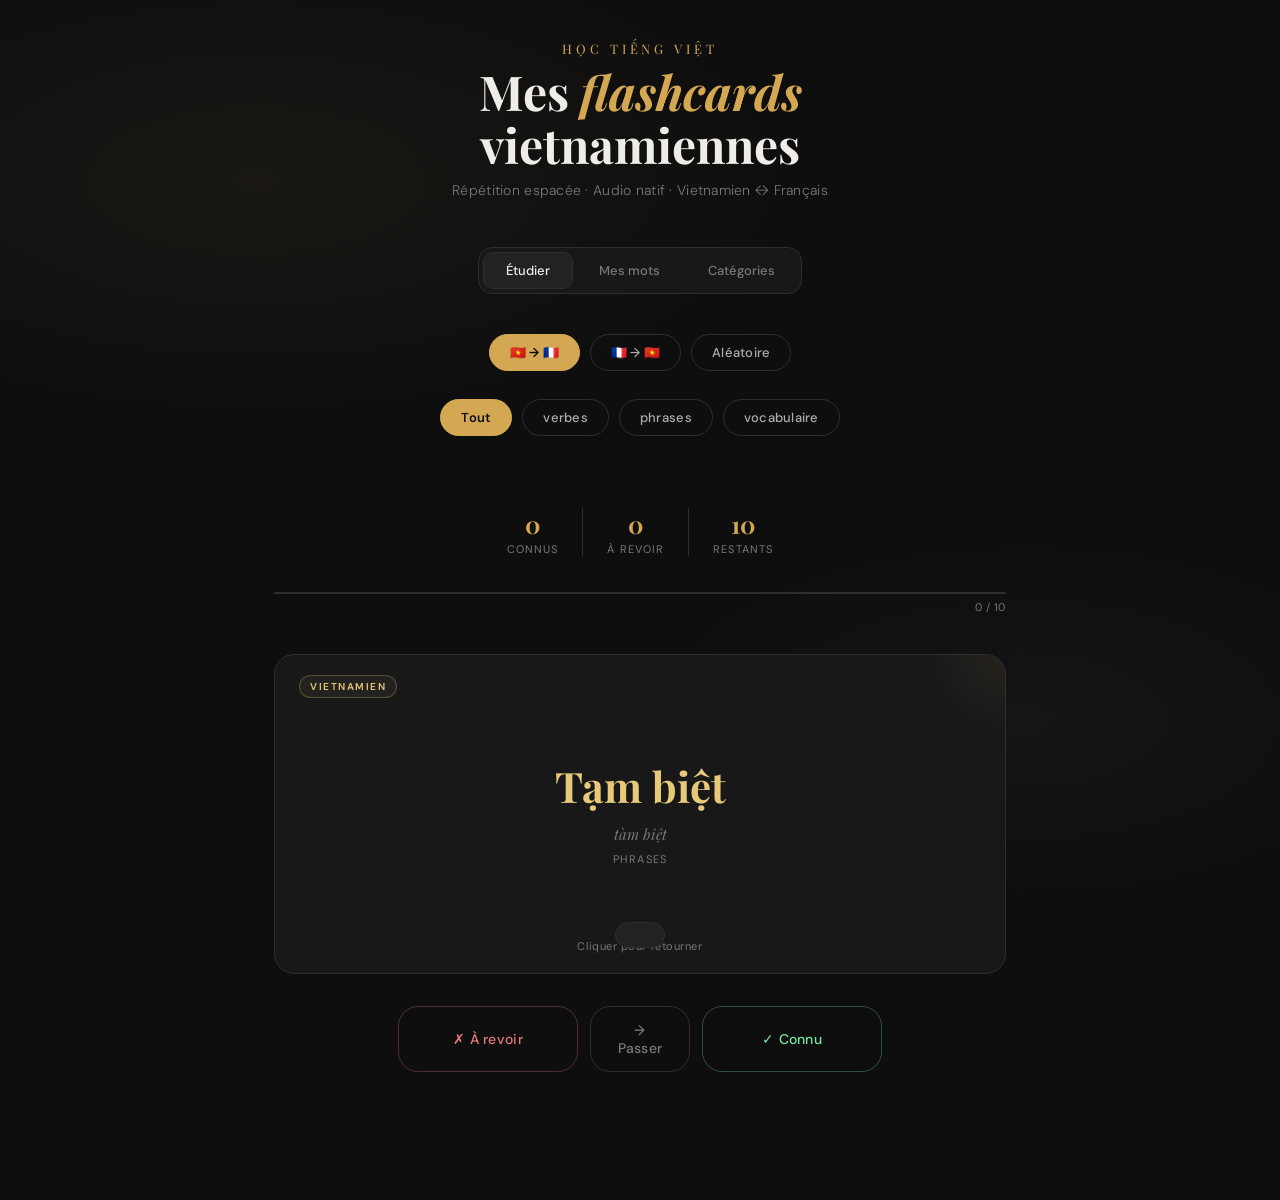
<file: viet-flashcards.html>
<!DOCTYPE html>
<html lang="fr">
<head>
<meta charset="UTF-8">
<meta name="viewport" content="width=device-width, initial-scale=1.0">
<title>Tiếng Việt — Flashcards</title>
<link href="https://fonts.googleapis.com/css2?family=Playfair+Display:ital,wght@0,400;0,700;1,400&family=DM+Sans:wght@300;400;500&display=swap" rel="stylesheet">
<style>
  :root {
    --bg: #0e0e0f;
    --surface: #181819;
    --surface2: #222224;
    --border: #2e2e30;
    --accent: #d4a853;
    --accent2: #c17d3c;
    --text: #f0ede8;
    --text-muted: #7a7875;
    --text-soft: #b0ada8;
    --viet: #e8c97a;
    --fr: #a8c4e8;
    --radius: 20px;
  }
  * { box-sizing: border-box; margin: 0; padding: 0; }
  body {
    background: var(--bg);
    color: var(--text);
    font-family: 'DM Sans', sans-serif;
    min-height: 100vh;
    overflow-x: hidden;
  }
  body::before {
    content: '';
    position: fixed;
    inset: 0;
    background:
      radial-gradient(ellipse 80% 50% at 20% 20%, rgba(212,168,83,0.06) 0%, transparent 60%),
      radial-gradient(ellipse 60% 40% at 80% 80%, rgba(168,196,232,0.04) 0%, transparent 60%);
    pointer-events: none;
    z-index: 0;
  }
  .app {
    position: relative;
    z-index: 1;
    max-width: 780px;
    margin: 0 auto;
    padding: 40px 24px 80px;
  }
  header {
    text-align: center;
    margin-bottom: 48px;
  }
  .logo {
    font-family: 'Playfair Display', serif;
    font-size: 13px;
    letter-spacing: 0.3em;
    text-transform: uppercase;
    color: var(--accent);
    margin-bottom: 8px;
  }
  h1 {
    font-family: 'Playfair Display', serif;
    font-size: clamp(32px, 5vw, 48px);
    font-weight: 700;
    color: var(--text);
    line-height: 1.1;
  }
  h1 em { font-style: italic; color: var(--accent); }
  .subtitle {
    margin-top: 10px;
    font-size: 14px;
    color: var(--text-muted);
    font-weight: 300;
    letter-spacing: 0.02em;
  }

  /* Nav tabs */
  .nav-tabs {
    display: flex;
    gap: 4px;
    background: var(--surface);
    border: 1px solid var(--border);
    border-radius: 14px;
    padding: 4px;
    margin-bottom: 40px;
    width: fit-content;
    margin-left: auto;
    margin-right: auto;
  }
  .nav-tab {
    padding: 9px 22px;
    border-radius: 10px;
    border: none;
    background: transparent;
    color: var(--text-muted);
    font-family: 'DM Sans', sans-serif;
    font-size: 13px;
    font-weight: 500;
    cursor: pointer;
    transition: all 0.2s;
  }
  .nav-tab.active {
    background: var(--surface2);
    color: var(--text);
    border: 1px solid var(--border);
  }
  .view { display: none; }
  .view.active { display: block; }

  /* Controls */
  .controls {
    display: flex;
    gap: 10px;
    justify-content: center;
    margin-bottom: 28px;
    flex-wrap: wrap;
    align-items: center;
  }
  .toggle-btn {
    padding: 9px 20px;
    border-radius: 100px;
    border: 1.5px solid var(--border);
    background: transparent;
    color: var(--text-soft);
    font-family: 'DM Sans', sans-serif;
    font-size: 13px;
    font-weight: 500;
    cursor: pointer;
    transition: all 0.2s;
    letter-spacing: 0.02em;
  }
  .toggle-btn:hover { border-color: var(--accent); color: var(--accent); }
  .toggle-btn.active {
    background: var(--accent);
    border-color: var(--accent);
    color: #0e0e0f;
    font-weight: 600;
  }
  .toggle-btn.sub {
    font-size: 12px;
    padding: 7px 16px;
    border-style: dashed;
  }
  .toggle-btn.sub.active {
    background: rgba(212,168,83,0.15);
    color: var(--accent);
    border-style: solid;
  }

  /* Category breadcrumb */
  .cat-breadcrumb {
    display: flex;
    align-items: center;
    gap: 8px;
    justify-content: center;
    margin-bottom: 12px;
    font-size: 12px;
    color: var(--text-muted);
    min-height: 20px;
  }
  .cat-breadcrumb span { color: var(--accent); font-weight: 500; }
  .cat-breadcrumb .sep { opacity: 0.4; }

  /* Stats */
  .stats {
    display: flex;
    gap: 24px;
    justify-content: center;
    margin-bottom: 36px;
  }
  .stat { text-align: center; }
  .stat-num {
    font-family: 'Playfair Display', serif;
    font-size: 24px;
    font-weight: 700;
    color: var(--accent);
  }
  .stat-label {
    font-size: 11px;
    text-transform: uppercase;
    letter-spacing: 0.1em;
    color: var(--text-muted);
    margin-top: 2px;
  }
  .stat-divider { width: 1px; background: var(--border); align-self: stretch; }

  /* Progress */
  .progress-wrap { margin-bottom: 40px; }
  .progress-bar { height: 2px; background: var(--border); border-radius: 2px; overflow: hidden; }
  .progress-fill {
    height: 100%;
    background: linear-gradient(90deg, var(--accent2), var(--accent));
    border-radius: 2px;
    transition: width 0.5s ease;
  }
  .progress-text {
    text-align: right;
    font-size: 11px;
    color: var(--text-muted);
    margin-top: 6px;
    letter-spacing: 0.05em;
  }

  /* Flashcard */
  .card-area { perspective: 1200px; margin-bottom: 32px; }
  .card {
    position: relative;
    width: 100%;
    min-height: 320px;
    transform-style: preserve-3d;
    transition: transform 0.6s cubic-bezier(0.4, 0, 0.2, 1);
    cursor: pointer;
  }
  .card.flipped { transform: rotateY(180deg); }
  .card-face {
    position: absolute;
    inset: 0;
    backface-visibility: hidden;
    border-radius: var(--radius);
    border: 1px solid var(--border);
    background: var(--surface);
    display: flex;
    flex-direction: column;
    align-items: center;
    justify-content: center;
    padding: 48px 40px;
    transition: border-color 0.2s;
  }
  .card-face:hover { border-color: rgba(212,168,83,0.3); }
  .card-back { transform: rotateY(180deg); background: var(--surface2); }
  .card-face::before {
    content: '';
    position: absolute;
    top: 0; right: 0;
    width: 80px; height: 80px;
    background: radial-gradient(circle at top right, rgba(212,168,83,0.08), transparent 70%);
    border-radius: 0 var(--radius) 0 0;
  }
  .card-lang-badge {
    position: absolute;
    top: 20px; left: 24px;
    font-size: 10px;
    text-transform: uppercase;
    letter-spacing: 0.15em;
    font-weight: 600;
    padding: 4px 10px;
    border-radius: 100px;
    border: 1px solid;
  }
  .badge-viet { color: var(--viet); border-color: rgba(232,201,122,0.25); background: rgba(232,201,122,0.06); }
  .badge-fr { color: var(--fr); border-color: rgba(168,196,232,0.25); background: rgba(168,196,232,0.06); }
  .card-word {
    font-family: 'Playfair Display', serif;
    font-size: clamp(28px, 5vw, 42px);
    font-weight: 700;
    text-align: center;
    line-height: 1.2;
    margin-bottom: 12px;
  }
  .card-front .card-word { color: var(--viet); }
  .card-back .card-word { color: var(--fr); }
  .card-romanization {
    font-size: 15px;
    color: var(--text-muted);
    font-style: italic;
    margin-bottom: 8px;
    font-family: 'Playfair Display', serif;
  }
  .card-category {
    font-size: 11px;
    text-transform: uppercase;
    letter-spacing: 0.1em;
    color: var(--text-muted);
  }
  .card-hint { position: absolute; bottom: 20px; font-size: 11px; color: var(--text-muted); letter-spacing: 0.05em; }
  .audio-btn {
    margin-top: 20px;
    display: flex;
    align-items: center;
    gap: 8px;
    padding: 10px 20px;
    border-radius: 100px;
    border: 1px solid var(--border);
    background: transparent;
    color: var(--text-soft);
    font-family: 'DM Sans', sans-serif;
    font-size: 12px;
    cursor: pointer;
    transition: all 0.2s;
  }
  .audio-btn:hover { border-color: var(--accent); color: var(--accent); }
  .audio-btn.playing { border-color: var(--accent); color: var(--accent); background: rgba(212,168,83,0.08); }
  .audio-btn svg { width: 14px; height: 14px; fill: currentColor; }

  /* Actions */
  .actions { display: flex; gap: 12px; justify-content: center; margin-bottom: 48px; }
  .btn {
    flex: 1;
    max-width: 180px;
    padding: 14px 24px;
    border-radius: var(--radius);
    border: 1.5px solid var(--border);
    background: transparent;
    font-family: 'DM Sans', sans-serif;
    font-size: 14px;
    font-weight: 500;
    cursor: pointer;
    transition: all 0.2s;
    letter-spacing: 0.02em;
  }
  .btn-wrong { color: #e87a7a; border-color: rgba(232,122,122,0.3); }
  .btn-wrong:hover { background: rgba(232,122,122,0.1); border-color: #e87a7a; }
  .btn-correct { color: #7ae8a0; border-color: rgba(122,232,160,0.3); }
  .btn-correct:hover { background: rgba(122,232,160,0.1); border-color: #7ae8a0; }
  .btn-skip { color: var(--text-muted); border-color: var(--border); max-width: 100px; }
  .btn-skip:hover { color: var(--text-soft); }

  /* Section sep */
  .section-sep {
    display: flex;
    align-items: center;
    gap: 16px;
    margin-bottom: 24px;
  }
  .section-sep span { font-size: 11px; text-transform: uppercase; letter-spacing: 0.12em; color: var(--text-muted); white-space: nowrap; }
  .sep-line { flex: 1; height: 1px; background: var(--border); }

  /* Add card form */
  .add-section {
    background: var(--surface);
    border: 1px solid var(--border);
    border-radius: var(--radius);
    padding: 32px;
    margin-bottom: 32px;
  }
  .form-grid { display: grid; grid-template-columns: 1fr 1fr; gap: 16px; margin-bottom: 16px; }
  .form-group { display: flex; flex-direction: column; gap: 6px; }
  .form-group label { font-size: 11px; text-transform: uppercase; letter-spacing: 0.1em; color: var(--text-muted); }
  .form-group input, .form-group select {
    background: var(--surface2);
    border: 1px solid var(--border);
    border-radius: 10px;
    padding: 12px 16px;
    color: var(--text);
    font-family: 'DM Sans', sans-serif;
    font-size: 14px;
    outline: none;
    transition: border-color 0.2s;
  }
  .form-group input:focus, .form-group select:focus { border-color: var(--accent); }
  .form-group select option { background: var(--surface2); }

  /* Category selector in form */
  .cat-selector {
    display: flex;
    gap: 8px;
    flex-wrap: wrap;
    margin-bottom: 16px;
  }
  .cat-pill {
    padding: 7px 14px;
    border-radius: 100px;
    border: 1px solid var(--border);
    background: transparent;
    color: var(--text-muted);
    font-size: 12px;
    cursor: pointer;
    transition: all 0.2s;
    font-family: 'DM Sans', sans-serif;
  }
  .cat-pill:hover { border-color: var(--accent); color: var(--accent); }
  .cat-pill.selected { background: rgba(212,168,83,0.12); color: var(--accent); border-color: var(--accent); }
  .cat-pill.add-sub {
    border-style: dashed;
    color: var(--text-muted);
    font-size: 11px;
  }

  .form-row { display: flex; gap: 12px; align-items: center; margin-bottom: 16px; }
  .audio-upload-label {
    display: flex;
    align-items: center;
    gap: 8px;
    padding: 10px 18px;
    border-radius: 10px;
    border: 1px dashed var(--border);
    color: var(--text-muted);
    font-size: 12px;
    cursor: pointer;
    transition: all 0.2s;
    white-space: nowrap;
  }
  .audio-upload-label:hover { border-color: var(--accent); color: var(--accent); }
  .audio-upload-label svg { width: 14px; height: 14px; fill: currentColor; }
  #audioFileInput { display: none; }
  .audio-filename { font-size: 12px; color: var(--text-soft); font-style: italic; flex: 1; overflow: hidden; text-overflow: ellipsis; white-space: nowrap; }

  .btn-add {
    width: 100%;
    padding: 14px;
    border-radius: 12px;
    border: none;
    background: linear-gradient(135deg, var(--accent2), var(--accent));
    color: #0e0e0f;
    font-family: 'DM Sans', sans-serif;
    font-size: 14px;
    font-weight: 600;
    cursor: pointer;
    transition: opacity 0.2s, transform 0.1s;
    letter-spacing: 0.03em;
  }
  .btn-add:hover { opacity: 0.9; }
  .btn-add:active { transform: scale(0.99); }

  /* Word list */
  .word-list { display: flex; flex-direction: column; gap: 8px; }
  .word-item {
    display: flex;
    align-items: center;
    gap: 16px;
    padding: 14px 18px;
    background: var(--surface);
    border: 1px solid var(--border);
    border-radius: 12px;
    transition: border-color 0.2s;
  }
  .word-item:hover { border-color: rgba(212,168,83,0.2); }
  .word-viet { font-family: 'Playfair Display', serif; font-size: 16px; color: var(--viet); min-width: 120px; }
  .word-fr { font-size: 14px; color: var(--text-soft); flex: 1; }
  .word-cat {
    font-size: 10px;
    text-transform: uppercase;
    letter-spacing: 0.1em;
    color: var(--text-muted);
    padding: 3px 8px;
    border: 1px solid var(--border);
    border-radius: 100px;
    white-space: nowrap;
  }
  .word-actions { display: flex; gap: 8px; }
  .word-btn { background: none; border: none; cursor: pointer; color: var(--text-muted); padding: 4px; border-radius: 6px; transition: color 0.2s; display: flex; align-items: center; }
  .word-btn:hover { color: var(--accent); }
  .word-btn.delete:hover { color: #e87a7a; }
  .word-btn svg { width: 14px; height: 14px; fill: currentColor; }

  /* Cat manager */
  .cat-manager {
    background: var(--surface);
    border: 1px solid var(--border);
    border-radius: var(--radius);
    padding: 24px;
    margin-bottom: 32px;
  }
  .cat-tree { display: flex; flex-direction: column; gap: 12px; }
  .cat-main-row {
    display: flex;
    align-items: center;
    gap: 10px;
  }
  .cat-main-label {
    font-size: 13px;
    font-weight: 600;
    color: var(--text);
    min-width: 100px;
    text-transform: capitalize;
  }
  .cat-main-label.fixed { color: var(--accent); }
  .cat-subs {
    display: flex;
    gap: 8px;
    flex-wrap: wrap;
    flex: 1;
  }
  .sub-tag {
    display: flex;
    align-items: center;
    gap: 6px;
    padding: 5px 12px;
    border-radius: 100px;
    border: 1px solid var(--border);
    background: var(--surface2);
    font-size: 12px;
    color: var(--text-soft);
  }
  .sub-tag button {
    background: none;
    border: none;
    cursor: pointer;
    color: var(--text-muted);
    font-size: 14px;
    line-height: 1;
    padding: 0;
    display: flex;
    align-items: center;
    transition: color 0.2s;
  }
  .sub-tag button:hover { color: #e87a7a; }
  .add-sub-inline {
    display: flex;
    align-items: center;
    gap: 6px;
  }
  .add-sub-inline input {
    background: var(--surface2);
    border: 1px solid var(--border);
    border-radius: 8px;
    padding: 5px 10px;
    color: var(--text);
    font-family: 'DM Sans', sans-serif;
    font-size: 12px;
    outline: none;
    width: 120px;
    transition: border-color 0.2s;
  }
  .add-sub-inline input:focus { border-color: var(--accent); }
  .add-sub-inline button {
    padding: 5px 12px;
    border-radius: 8px;
    border: 1px solid var(--accent);
    background: transparent;
    color: var(--accent);
    font-size: 12px;
    cursor: pointer;
    font-family: 'DM Sans', sans-serif;
    transition: all 0.2s;
  }
  .add-sub-inline button:hover { background: rgba(212,168,83,0.1); }

  /* Empty state */
  .empty-card { text-align: center; padding: 60px 40px; color: var(--text-muted); }
  .empty-card p { font-size: 14px; line-height: 1.6; }

  /* Completed */
  .completed { text-align: center; padding: 80px 40px; }
  .completed h2 { font-family: 'Playfair Display', serif; font-size: 36px; color: var(--accent); margin-bottom: 12px; }
  .completed p { color: var(--text-muted); font-size: 15px; margin-bottom: 32px; }
  .btn-restart {
    padding: 14px 32px;
    border-radius: 100px;
    border: 1.5px solid var(--accent);
    background: transparent;
    color: var(--accent);
    font-family: 'DM Sans', sans-serif;
    font-size: 14px;
    font-weight: 500;
    cursor: pointer;
    transition: all 0.2s;
  }
  .btn-restart:hover { background: var(--accent); color: #0e0e0f; }

  /* Modal */
  .modal-overlay {
    position: fixed;
    inset: 0;
    background: rgba(0,0,0,0.7);
    backdrop-filter: blur(4px);
    z-index: 200;
    display: flex;
    align-items: center;
    justify-content: center;
    padding: 24px;
    opacity: 0;
    pointer-events: none;
    transition: opacity 0.2s;
  }
  .modal-overlay.open { opacity: 1; pointer-events: all; }
  .modal {
    background: var(--surface);
    border: 1px solid var(--border);
    border-radius: var(--radius);
    padding: 32px;
    width: 100%;
    max-width: 500px;
    transform: translateY(20px);
    transition: transform 0.2s;
  }
  .modal-overlay.open .modal { transform: translateY(0); }
  .modal-title { font-family: 'Playfair Display', serif; font-size: 20px; color: var(--accent); margin-bottom: 24px; }
  .modal-actions { display: flex; gap: 12px; margin-top: 20px; }
  .btn-modal-save {
    flex: 1; padding: 12px; border-radius: 10px; border: none;
    background: linear-gradient(135deg, var(--accent2), var(--accent));
    color: #0e0e0f; font-family: 'DM Sans', sans-serif; font-size: 14px; font-weight: 600; cursor: pointer;
  }
  .btn-modal-cancel {
    padding: 12px 20px; border-radius: 10px; border: 1px solid var(--border);
    background: transparent; color: var(--text-muted); font-family: 'DM Sans', sans-serif; font-size: 14px; cursor: pointer;
  }

  /* Toast */
  .toast {
    position: fixed;
    bottom: 32px;
    left: 50%;
    transform: translateX(-50%) translateY(80px);
    background: var(--surface2);
    border: 1px solid var(--border);
    border-radius: 100px;
    padding: 12px 24px;
    font-size: 13px;
    color: var(--text-soft);
    transition: transform 0.3s ease;
    z-index: 100;
  }
  .toast.show { transform: translateX(-50%) translateY(0); }

  @media (max-width: 500px) {
    .form-grid { grid-template-columns: 1fr; }
    .actions { flex-wrap: wrap; }
    .btn { max-width: none; }
  }
</style>
</head>
<body>
<div class="app">

  <header>
    <div class="logo">Học tiếng Việt</div>
    <h1>Mes <em>flashcards</em><br>vietnamiennes</h1>
    <p class="subtitle">Répétition espacée · Audio natif · Vietnamien ↔ Français</p>
  </header>

  <nav class="nav-tabs">
    <button class="nav-tab active" onclick="switchView('study', this)">Étudier</button>
    <button class="nav-tab" onclick="switchView('manage', this)">Mes mots</button>
    <button class="nav-tab" onclick="switchView('categories', this)">Catégories</button>
  </nav>

  <!-- STUDY VIEW -->
  <div class="view active" id="view-study">
    <div class="controls" id="mode-controls">
      <button class="toggle-btn active" id="btn-viet-fr" onclick="setMode('viet-fr')">🇻🇳 → 🇫🇷</button>
      <button class="toggle-btn" id="btn-fr-viet" onclick="setMode('fr-viet')">🇫🇷 → 🇻🇳</button>
      <button class="toggle-btn" id="btn-random" onclick="setMode('random')">Aléatoire</button>
    </div>

    <!-- Category filter rows -->
    <div class="controls" id="main-cat-filters"></div>
    <div class="controls" id="sub-cat-filters" style="margin-top:-16px;"></div>
    <div class="cat-breadcrumb" id="cat-breadcrumb"></div>

    <div class="stats">
      <div class="stat"><div class="stat-num" id="stat-correct">0</div><div class="stat-label">Connus</div></div>
      <div class="stat-divider"></div>
      <div class="stat"><div class="stat-num" id="stat-wrong">0</div><div class="stat-label">À revoir</div></div>
      <div class="stat-divider"></div>
      <div class="stat"><div class="stat-num" id="stat-remaining">0</div><div class="stat-label">Restants</div></div>
    </div>
    <div class="progress-wrap">
      <div class="progress-bar"><div class="progress-fill" id="progress-fill" style="width:0%"></div></div>
      <div class="progress-text" id="progress-text">0 / 0</div>
    </div>
    <div id="study-area"></div>
  </div>

  <!-- MANAGE VIEW -->
  <div class="view" id="view-manage">
    <div class="add-section">
      <div class="section-sep" style="margin-bottom:24px">
        <div class="sep-line"></div><span>Ajouter un mot</span><div class="sep-line"></div>
      </div>
      <div class="form-grid">
        <div class="form-group">
          <label>Vietnamien</label>
          <input type="text" id="inp-viet" placeholder="xin chào" />
        </div>
        <div class="form-group">
          <label>Français</label>
          <input type="text" id="inp-fr" placeholder="bonjour" />
        </div>
        <div class="form-group" style="grid-column:1/-1">
          <label>Romanisation (optionnel)</label>
          <input type="text" id="inp-roman" placeholder="sin tchào" />
        </div>
      </div>

      <!-- Category picker -->
      <div class="form-group" style="margin-bottom:12px">
        <label>Catégorie principale</label>
        <div class="cat-selector" id="main-cat-picker"></div>
      </div>
      <div class="form-group" id="sub-cat-group" style="margin-bottom:16px; display:none">
        <label>Sous-catégorie</label>
        <div class="cat-selector" id="sub-cat-picker"></div>
      </div>

      <div class="form-row">
        <label class="audio-upload-label" for="audioFileInput">
          <svg viewBox="0 0 24 24"><path d="M12 3v10.55c-.59-.34-1.27-.55-2-.55-2.21 0-4 1.79-4 4s1.79 4 4 4 4-1.79 4-4V7h4V3h-6z"/></svg>
          Audio natif
        </label>
        <input type="file" id="audioFileInput" accept="audio/*" onchange="handleAudioFile(this)" />
        <span class="audio-filename" id="audio-filename">Aucun fichier</span>
      </div>
      <button class="btn-add" onclick="addWord()">Ajouter la carte</button>
    </div>

    <!-- Filters for word list -->
    <div class="controls" style="justify-content:flex-start; margin-bottom:16px" id="manage-main-filters"></div>
    <div class="controls" style="justify-content:flex-start; margin-bottom:20px" id="manage-sub-filters"></div>

    <div class="section-sep">
      <div class="sep-line"></div>
      <span>Mes cartes (<span id="word-count">0</span>)</span>
      <div class="sep-line"></div>
    </div>
    <div class="word-list" id="word-list"></div>
  </div>

  <!-- CATEGORIES VIEW -->
  <div class="view" id="view-categories">
    <div class="cat-manager">
      <div class="section-sep" style="margin-bottom:20px">
        <div class="sep-line"></div><span>Gérer les catégories</span><div class="sep-line"></div>
      </div>
      <div class="cat-tree" id="cat-tree"></div>
    </div>
  </div>

</div>

<!-- Edit Modal -->
<div class="modal-overlay" id="edit-modal">
  <div class="modal">
    <div class="modal-title">Modifier la carte</div>
    <div class="form-grid">
      <div class="form-group">
        <label>Vietnamien</label><input type="text" id="edit-viet" />
      </div>
      <div class="form-group">
        <label>Français</label><input type="text" id="edit-fr" />
      </div>
      <div class="form-group" style="grid-column:1/-1">
        <label>Romanisation</label><input type="text" id="edit-roman" />
      </div>
    </div>
    <div class="form-group" style="margin-bottom:8px">
      <label>Catégorie principale</label>
      <div class="cat-selector" id="edit-main-cat-picker"></div>
    </div>
    <div class="form-group" id="edit-sub-cat-group" style="margin-bottom:16px; display:none">
      <label>Sous-catégorie</label>
      <div class="cat-selector" id="edit-sub-cat-picker"></div>
    </div>
    <div class="modal-actions">
      <button class="btn-modal-cancel" onclick="closeEditModal()">Annuler</button>
      <button class="btn-modal-save" onclick="saveEdit()">Enregistrer</button>
    </div>
  </div>
</div>

<div class="toast" id="toast"></div>

<script>
// ═══════════════════════════════════════════════════
// DATA MODEL
// categories: { main: string, subs: string[] }[]
// fixed mains: 'tout', 'verbes', 'phrases', 'vocabulaire'
// 'vocabulaire' can have user-created subs
// word.cat = { main, sub } or just string for compat
// ═══════════════════════════════════════════════════

const FIXED_CATS = ['verbes', 'phrases', 'vocabulaire'];

function defaultCats() {
  return [
    { main: 'verbes', subs: [] },
    { main: 'phrases', subs: [] },
    { main: 'vocabulaire', subs: ['famille', 'nourriture', 'couleurs', 'chiffres'] },
  ];
}

let categories = JSON.parse(localStorage.getItem('viet_cats') || 'null') || defaultCats();

let words = JSON.parse(localStorage.getItem('viet_words') || 'null') || [
  { id: 1, viet: 'Xin chào', fr: 'Bonjour', roman: 'sin tchào', main: 'phrases', sub: '', audio: null },
  { id: 2, viet: 'Cảm ơn', fr: 'Merci', roman: 'gàm ơn', main: 'phrases', sub: '', audio: null },
  { id: 3, viet: 'Tạm biệt', fr: 'Au revoir', roman: 'tàm biệt', main: 'phrases', sub: '', audio: null },
  { id: 4, viet: 'Vâng', fr: 'Oui', roman: 'vâng', main: 'phrases', sub: '', audio: null },
  { id: 5, viet: 'Không', fr: 'Non', roman: 'khong', main: 'phrases', sub: '', audio: null },
  { id: 6, viet: 'Gia đình', fr: 'Famille', roman: 'gia dinh', main: 'vocabulaire', sub: 'famille', audio: null },
  { id: 7, viet: 'Mẹ', fr: 'Maman', roman: 'mè', main: 'vocabulaire', sub: 'famille', audio: null },
  { id: 8, viet: 'Bố', fr: 'Papa', roman: 'bố', main: 'vocabulaire', sub: 'famille', audio: null },
  { id: 9, viet: 'Ăn', fr: 'Manger', roman: 'ăn', main: 'verbes', sub: '', audio: null },
  { id: 10, viet: 'Uống', fr: 'Boire', roman: 'uống', main: 'verbes', sub: '', audio: null },
];

let audioFiles = {};
let mode = 'viet-fr';
let activeCatMain = 'tout';
let activeCatSub = '';
let manageCatMain = 'tout';
let manageCatSub = '';
let selectedMainCat = '';
let selectedSubCat = '';
let editSelectedMain = '';
let editSelectedSub = '';
let deck = [];
let currentIndex = 0;
let correct = 0;
let wrong = 0;
let currentAudio = null;
let idCounter = Math.max(...words.map(w => w.id), 0) + 1;
let editingId = null;

function saveCats() { localStorage.setItem('viet_cats', JSON.stringify(categories)); }
function saveWords() { localStorage.setItem('viet_words', JSON.stringify(words)); }

// ─── NAV ────────────────────────────────────────────
function switchView(v, el) {
  document.querySelectorAll('.view').forEach(x => x.classList.remove('active'));
  document.querySelectorAll('.nav-tab').forEach(x => x.classList.remove('active'));
  document.getElementById('view-' + v).classList.add('active');
  el.classList.add('active');
  if (v === 'study') { renderStudyCatFilters(); startSession(); }
  if (v === 'manage') { renderManageCatFilters(); renderWordList(); renderMainCatPicker(); }
  if (v === 'categories') renderCatTree();
}

// ─── MODE ───────────────────────────────────────────
function setMode(m) {
  mode = m;
  document.querySelectorAll('#mode-controls .toggle-btn').forEach(b => b.classList.remove('active'));
  document.getElementById('btn-' + m).classList.add('active');
  startSession();
}

// ─── STUDY FILTERS ──────────────────────────────────
function renderStudyCatFilters() {
  // Main
  const mainEl = document.getElementById('main-cat-filters');
  const mains = ['tout', ...categories.map(c => c.main)];
  mainEl.innerHTML = mains.map(m => `
    <button class="toggle-btn ${activeCatMain === m ? 'active' : ''}" onclick="setStudyMain('${m}')">
      ${m === 'tout' ? 'Tout' : m}
    </button>
  `).join('');

  // Sub (only for vocabulaire or cats with subs)
  const subEl = document.getElementById('sub-cat-filters');
  const catObj = categories.find(c => c.main === activeCatMain);
  if (catObj && catObj.subs.length > 0) {
    const subs = ['tout', ...catObj.subs];
    subEl.innerHTML = subs.map(s => `
      <button class="toggle-btn sub ${activeCatSub === s || (s === 'tout' && !activeCatSub) ? 'active' : ''}" onclick="setStudySub('${s}')">
        ${s === 'tout' ? 'Toutes' : s}
      </button>
    `).join('');
  } else {
    subEl.innerHTML = '';
  }

  // Breadcrumb
  const bc = document.getElementById('cat-breadcrumb');
  if (activeCatMain === 'tout') { bc.innerHTML = ''; return; }
  bc.innerHTML = `<span>${activeCatMain}</span>` + (activeCatSub ? `<span class="sep">›</span><span>${activeCatSub}</span>` : '');
}

function setStudyMain(m) {
  activeCatMain = m;
  activeCatSub = '';
  renderStudyCatFilters();
  startSession();
}

function setStudySub(s) {
  activeCatSub = s === 'tout' ? '' : s;
  renderStudyCatFilters();
  startSession();
}

// ─── SESSION ────────────────────────────────────────
function getFilteredWords() {
  return words.filter(w => {
    if (activeCatMain === 'tout') return true;
    if (w.main !== activeCatMain) return false;
    if (activeCatSub && w.sub !== activeCatSub) return false;
    return true;
  });
}

function startSession() {
  deck = shuffle([...getFilteredWords()]);
  currentIndex = 0; correct = 0; wrong = 0;
  updateStats(); renderCard();
}

function shuffle(arr) {
  for (let i = arr.length - 1; i > 0; i--) {
    const j = Math.floor(Math.random() * (i + 1));
    [arr[i], arr[j]] = [arr[j], arr[i]];
  }
  return arr;
}

function updateStats() {
  document.getElementById('stat-correct').textContent = correct;
  document.getElementById('stat-wrong').textContent = wrong;
  document.getElementById('stat-remaining').textContent = Math.max(0, deck.length - currentIndex);
  const pct = deck.length ? Math.round((currentIndex / deck.length) * 100) : 0;
  document.getElementById('progress-fill').style.width = pct + '%';
  document.getElementById('progress-text').textContent = currentIndex + ' / ' + deck.length;
}

function renderCard() {
  const area = document.getElementById('study-area');
  if (!deck.length) {
    area.innerHTML = `<div class="empty-card"><p>Aucun mot dans cette catégorie.<br>Ajoute des mots dans l'onglet <strong>Mes mots</strong>.</p></div>`;
    return;
  }
  if (currentIndex >= deck.length) {
    area.innerHTML = `<div class="completed"><h2>Terminé !</h2><p>${correct} connus · ${wrong} à revoir</p><button class="btn-restart" onclick="startSession()">Recommencer</button></div>`;
    return;
  }
  const word = deck[currentIndex];
  const effectiveMode = mode === 'random' ? (Math.random() > 0.5 ? 'viet-fr' : 'fr-viet') : mode;
  const showViet = effectiveMode === 'viet-fr';
  const frontWord = showViet ? word.viet : word.fr;
  const backWord = showViet ? word.fr : word.viet;
  const catLabel = word.sub ? `${word.main} › ${word.sub}` : word.main;
  const hasAudio = word.audio || audioFiles[word.id];
  area.innerHTML = `
    <div class="card-area">
      <div class="card" id="flashcard" onclick="flipCard()">
        <div class="card-face card-front">
          <div class="card-lang-badge ${showViet ? 'badge-viet' : 'badge-fr'}">${showViet ? 'Vietnamien' : 'Français'}</div>
          <div class="card-word">${frontWord}</div>
          ${showViet && word.roman ? `<div class="card-romanization">${word.roman}</div>` : ''}
          <div class="card-category">${catLabel}</div>
          ${hasAudio ? `<button class="audio-btn" id="play-btn" onclick="playAudio(event, ${word.id}, '${word.viet.replace(/'/g,"\\'")}')">
            <svg viewBox="0 0 24 24"><path d="M3 9v6h4l5 5V4L7 9H3zm13.5 3c0-1.77-1.02-3.29-2.5-4.03v8.05c1.48-.73 2.5-2.25 2.5-4.02z"/></svg>Écouter</button>` : ''}
          <div class="card-hint">Cliquer pour retourner</div>
        </div>
        <div class="card-face card-back">
          <div class="card-lang-badge ${showViet ? 'badge-fr' : 'badge-viet'}">${showViet ? 'Français' : 'Vietnamien'}</div>
          <div class="card-word">${backWord}</div>
          ${!showViet && word.roman ? `<div class="card-romanization">${word.roman}</div>` : ''}
          <div class="card-hint">Comment tu t'en es sorti ?</div>
        </div>
      </div>
    </div>
    <div class="actions">
      <button class="btn btn-wrong" onclick="answer(false)">✗ À revoir</button>
      <button class="btn btn-skip" onclick="answer(null)">→ Passer</button>
      <button class="btn btn-correct" onclick="answer(true)">✓ Connu</button>
    </div>`;
}

function flipCard() { document.getElementById('flashcard').classList.toggle('flipped'); }
function answer(result) {
  if (result === true) correct++;
  else if (result === false) wrong++;
  currentIndex++; updateStats(); renderCard();
}

// ─── AUDIO ──────────────────────────────────────────
function playAudio(e, wordId, vietText) {
  e.stopPropagation();
  const btn = document.getElementById('play-btn');
  if (currentAudio) { currentAudio.pause(); currentAudio = null; }
  if (audioFiles[wordId]) {
    currentAudio = new Audio(audioFiles[wordId]);
  } else {
    const url = `https://translate.google.com/translate_tts?ie=UTF-8&q=${encodeURIComponent(vietText)}&tl=vi&client=tw-ob`;
    currentAudio = new Audio(url);
  }
  if (btn) btn.classList.add('playing');
  currentAudio.play().catch(() => {
    const utter = new SpeechSynthesisUtterance(vietText);
    utter.lang = 'vi-VN';
    speechSynthesis.speak(utter);
  });
  currentAudio.onended = () => { if (btn) btn.classList.remove('playing'); };
}

function handleAudioFile(input) {
  const file = input.files[0];
  if (!file) return;
  document.getElementById('audio-filename').textContent = file.name;
  window._pendingAudioFile = file;
  window._pendingAudioName = file.name;
}

// ─── MANAGE CAT FILTERS ─────────────────────────────
function renderManageCatFilters() {
  const mainEl = document.getElementById('manage-main-filters');
  const mains = ['tout', ...categories.map(c => c.main)];
  mainEl.innerHTML = mains.map(m => `
    <button class="toggle-btn ${manageCatMain === m ? 'active' : ''}" onclick="setManageMain('${m}')">
      ${m === 'tout' ? 'Tout' : m}
    </button>`).join('');
  const subEl = document.getElementById('manage-sub-filters');
  const catObj = categories.find(c => c.main === manageCatMain);
  if (catObj && catObj.subs.length > 0) {
    subEl.innerHTML = ['tout', ...catObj.subs].map(s => `
      <button class="toggle-btn sub ${(s === 'tout' && !manageCatSub) || manageCatSub === s ? 'active' : ''}" onclick="setManageSub('${s}')">
        ${s === 'tout' ? 'Toutes' : s}
      </button>`).join('');
  } else {
    subEl.innerHTML = '';
  }
}

function setManageMain(m) { manageCatMain = m; manageCatSub = ''; renderManageCatFilters(); renderWordList(); }
function setManageSub(s) { manageCatSub = s === 'tout' ? '' : s; renderManageCatFilters(); renderWordList(); }

// ─── WORD FORM CAT PICKER ───────────────────────────
function renderMainCatPicker(selected) {
  selected = selected || selectedMainCat;
  const el = document.getElementById('main-cat-picker');
  el.innerHTML = categories.map(c => `
    <button class="cat-pill ${selected === c.main ? 'selected' : ''}" onclick="pickMainCat('${c.main}')">${c.main}</button>
  `).join('');
}

function pickMainCat(m) {
  selectedMainCat = m;
  selectedSubCat = '';
  renderMainCatPicker(m);
  const catObj = categories.find(c => c.main === m);
  const subGroup = document.getElementById('sub-cat-group');
  const subPicker = document.getElementById('sub-cat-picker');
  if (catObj && catObj.subs.length > 0) {
    subGroup.style.display = '';
    subPicker.innerHTML = catObj.subs.map(s => `
      <button class="cat-pill ${selectedSubCat === s ? 'selected' : ''}" onclick="pickSubCat('${s}')">${s}</button>
    `).join('');
  } else {
    subGroup.style.display = 'none';
    subPicker.innerHTML = '';
  }
}

function pickSubCat(s) {
  selectedSubCat = s;
  const subPicker = document.getElementById('sub-cat-picker');
  subPicker.querySelectorAll('.cat-pill').forEach(p => p.classList.toggle('selected', p.textContent.trim() === s));
}

// ─── ADD WORD ───────────────────────────────────────
function addWord() {
  const viet = document.getElementById('inp-viet').value.trim();
  const fr = document.getElementById('inp-fr').value.trim();
  const roman = document.getElementById('inp-roman').value.trim();
  if (!viet || !fr) { showToast('Remplis au moins le vietnamien et le français'); return; }
  if (!selectedMainCat) { showToast('Choisis une catégorie'); return; }
  const id = idCounter++;
  const word = { id, viet, fr, roman, main: selectedMainCat, sub: selectedSubCat, audio: null };
  if (window._pendingAudioFile) {
    const reader = new FileReader();
    reader.onload = (e) => { audioFiles[id] = e.target.result; word.audio = window._pendingAudioName; };
    reader.readAsDataURL(window._pendingAudioFile);
    window._pendingAudioFile = null; window._pendingAudioName = null;
  }
  words.push(word);
  saveWords();
  renderWordList(); updateWordCount(); renderManageCatFilters();
  document.getElementById('inp-viet').value = '';
  document.getElementById('inp-fr').value = '';
  document.getElementById('inp-roman').value = '';
  document.getElementById('audio-filename').textContent = 'Aucun fichier';
  document.getElementById('audioFileInput').value = '';
  selectedMainCat = ''; selectedSubCat = '';
  renderMainCatPicker('');
  document.getElementById('sub-cat-group').style.display = 'none';
  showToast('Carte ajoutée !');
}

// ─── WORD LIST ──────────────────────────────────────
function renderWordList() {
  const filtered = words.filter(w => {
    if (manageCatMain === 'tout') return true;
    if (w.main !== manageCatMain) return false;
    if (manageCatSub && w.sub !== manageCatSub) return false;
    return true;
  });
  const list = document.getElementById('word-list');
  if (!filtered.length) {
    list.innerHTML = '<div class="empty-card"><p>Aucune carte dans cette catégorie.</p></div>';
    updateWordCount(); return;
  }
  list.innerHTML = filtered.map(w => {
    const catLabel = w.sub ? `${w.main} › ${w.sub}` : w.main;
    return `
    <div class="word-item">
      <div class="word-viet">${w.viet}</div>
      <div class="word-fr">${w.fr}</div>
      <div class="word-cat">${catLabel}</div>
      <div class="word-actions">
        ${w.audio || audioFiles[w.id] ? `<button class="word-btn" onclick="playWordAudio(${w.id}, '${w.viet.replace(/'/g,"\\'")}')">
          <svg viewBox="0 0 24 24"><path d="M3 9v6h4l5 5V4L7 9H3zm13.5 3c0-1.77-1.02-3.29-2.5-4.03v8.05c1.48-.73 2.5-2.25 2.5-4.02z"/></svg></button>` : ''}
        <button class="word-btn" onclick="openEditModal(${w.id})">
          <svg viewBox="0 0 24 24"><path d="M3 17.25V21h3.75L17.81 9.94l-3.75-3.75L3 17.25zM20.71 7.04c.39-.39.39-1.02 0-1.41l-2.34-2.34c-.39-.39-1.02-.39-1.41 0l-1.83 1.83 3.75 3.75 1.83-1.83z"/></svg>
        </button>
        <button class="word-btn delete" onclick="deleteWord(${w.id})">
          <svg viewBox="0 0 24 24"><path d="M6 19c0 1.1.9 2 2 2h8c1.1 0 2-.9 2-2V7H6v12zM19 4h-3.5l-1-1h-5l-1 1H5v2h14V4z"/></svg>
        </button>
      </div>
    </div>`}).join('');
  updateWordCount();
}

function updateWordCount() {
  const el = document.getElementById('word-count');
  if (el) el.textContent = words.length;
}

function playWordAudio(wordId, vietText) {
  if (currentAudio) currentAudio.pause();
  if (audioFiles[wordId]) {
    currentAudio = new Audio(audioFiles[wordId]);
    currentAudio.play();
  } else {
    const utter = new SpeechSynthesisUtterance(vietText);
    utter.lang = 'vi-VN';
    speechSynthesis.speak(utter);
  }
}

function deleteWord(id) {
  words = words.filter(w => w.id !== id);
  delete audioFiles[id];
  saveWords(); renderWordList(); showToast('Carte supprimée');
}

// ─── EDIT MODAL ─────────────────────────────────────
function openEditModal(id) {
  const w = words.find(x => x.id === id);
  if (!w) return;
  editingId = id;
  editSelectedMain = w.main;
  editSelectedSub = w.sub || '';
  document.getElementById('edit-viet').value = w.viet;
  document.getElementById('edit-fr').value = w.fr;
  document.getElementById('edit-roman').value = w.roman || '';
  renderEditMainCatPicker(editSelectedMain);
  document.getElementById('edit-modal').classList.add('open');
}

function renderEditMainCatPicker(selected) {
  const el = document.getElementById('edit-main-cat-picker');
  el.innerHTML = categories.map(c => `
    <button class="cat-pill ${selected === c.main ? 'selected' : ''}" onclick="editPickMain('${c.main}')">${c.main}</button>
  `).join('');
  renderEditSubCatPicker(selected, editSelectedSub);
}

function editPickMain(m) {
  editSelectedMain = m; editSelectedSub = '';
  renderEditMainCatPicker(m);
}

function renderEditSubCatPicker(main, selected) {
  const catObj = categories.find(c => c.main === main);
  const grp = document.getElementById('edit-sub-cat-group');
  const el = document.getElementById('edit-sub-cat-picker');
  if (catObj && catObj.subs.length > 0) {
    grp.style.display = '';
    el.innerHTML = catObj.subs.map(s => `
      <button class="cat-pill ${selected === s ? 'selected' : ''}" onclick="editPickSub('${s}')">${s}</button>
    `).join('');
  } else {
    grp.style.display = 'none';
    el.innerHTML = '';
  }
}

function editPickSub(s) {
  editSelectedSub = s;
  document.getElementById('edit-sub-cat-picker').querySelectorAll('.cat-pill')
    .forEach(p => p.classList.toggle('selected', p.textContent.trim() === s));
}

function closeEditModal() {
  document.getElementById('edit-modal').classList.remove('open');
  editingId = null;
}

function saveEdit() {
  if (!editingId) return;
  const w = words.find(x => x.id === editingId);
  if (!w) return;
  w.viet = document.getElementById('edit-viet').value.trim() || w.viet;
  w.fr = document.getElementById('edit-fr').value.trim() || w.fr;
  w.roman = document.getElementById('edit-roman').value.trim();
  w.main = editSelectedMain || w.main;
  w.sub = editSelectedSub;
  saveWords(); closeEditModal(); renderWordList(); showToast('Carte modifiée !');
}

// ─── CAT TREE ───────────────────────────────────────
function renderCatTree() {
  const tree = document.getElementById('cat-tree');
  tree.innerHTML = categories.map(c => `
    <div class="cat-main-row">
      <div class="cat-main-label ${FIXED_CATS.includes(c.main) ? 'fixed' : ''}">${c.main}</div>
      <div class="cat-subs" id="subs-${c.main}">
        ${c.subs.map(s => `
          <div class="sub-tag">
            ${s}
            <button onclick="deleteSub('${c.main}', '${s}')" title="Supprimer">×</button>
          </div>`).join('')}
        ${c.main === 'vocabulaire' ? `
          <div class="add-sub-inline">
            <input type="text" id="new-sub-${c.main}" placeholder="nouvelle sous-cat..." onkeydown="if(event.key==='Enter') addSub('${c.main}')" />
            <button onclick="addSub('${c.main}')">+ Ajouter</button>
          </div>` : `<span style="font-size:12px;color:var(--text-muted);font-style:italic;">Pas de sous-catégories</span>`}
      </div>
    </div>
    <div style="height:1px;background:var(--border);margin:4px 0"></div>
  `).join('');
}

function addSub(mainCat) {
  const input = document.getElementById(`new-sub-${mainCat}`);
  const val = input.value.trim().toLowerCase();
  if (!val) return;
  const cat = categories.find(c => c.main === mainCat);
  if (!cat) return;
  if (cat.subs.includes(val)) { showToast('Cette sous-catégorie existe déjà'); return; }
  cat.subs.push(val);
  saveCats(); renderCatTree(); renderMainCatPicker();
  showToast(`Sous-catégorie "${val}" ajoutée`);
}

function deleteSub(mainCat, sub) {
  const cat = categories.find(c => c.main === mainCat);
  if (!cat) return;
  cat.subs = cat.subs.filter(s => s !== sub);
  // Update words using this sub
  words.forEach(w => { if (w.main === mainCat && w.sub === sub) w.sub = ''; });
  saveCats(); saveWords(); renderCatTree(); renderMainCatPicker();
  showToast(`Sous-catégorie "${sub}" supprimée`);
}

// ─── TOAST ──────────────────────────────────────────
function showToast(msg) {
  const t = document.getElementById('toast');
  t.textContent = msg;
  t.classList.add('show');
  setTimeout(() => t.classList.remove('show'), 2500);
}

// ─── INIT ───────────────────────────────────────────
renderStudyCatFilters();
startSession();
updateWordCount();
renderMainCatPicker();
</script>
</body>
</html>
</file>
